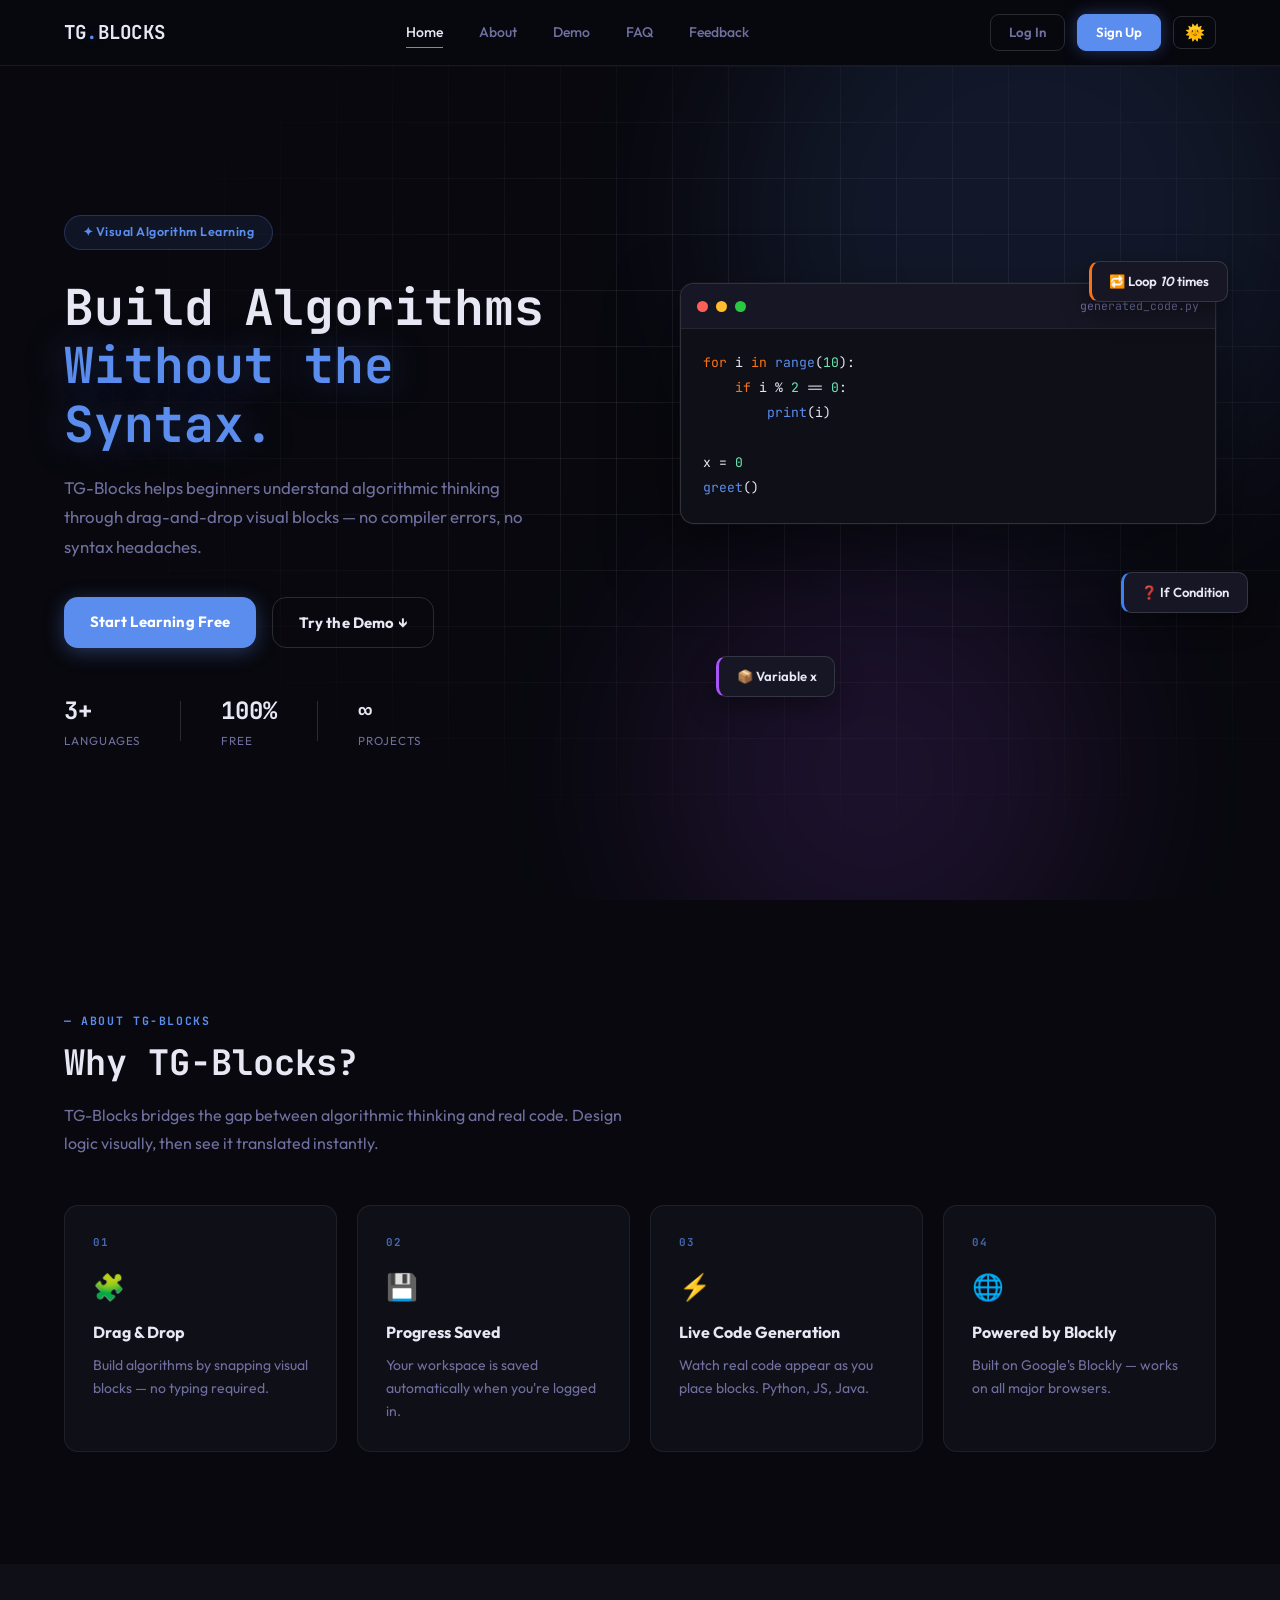
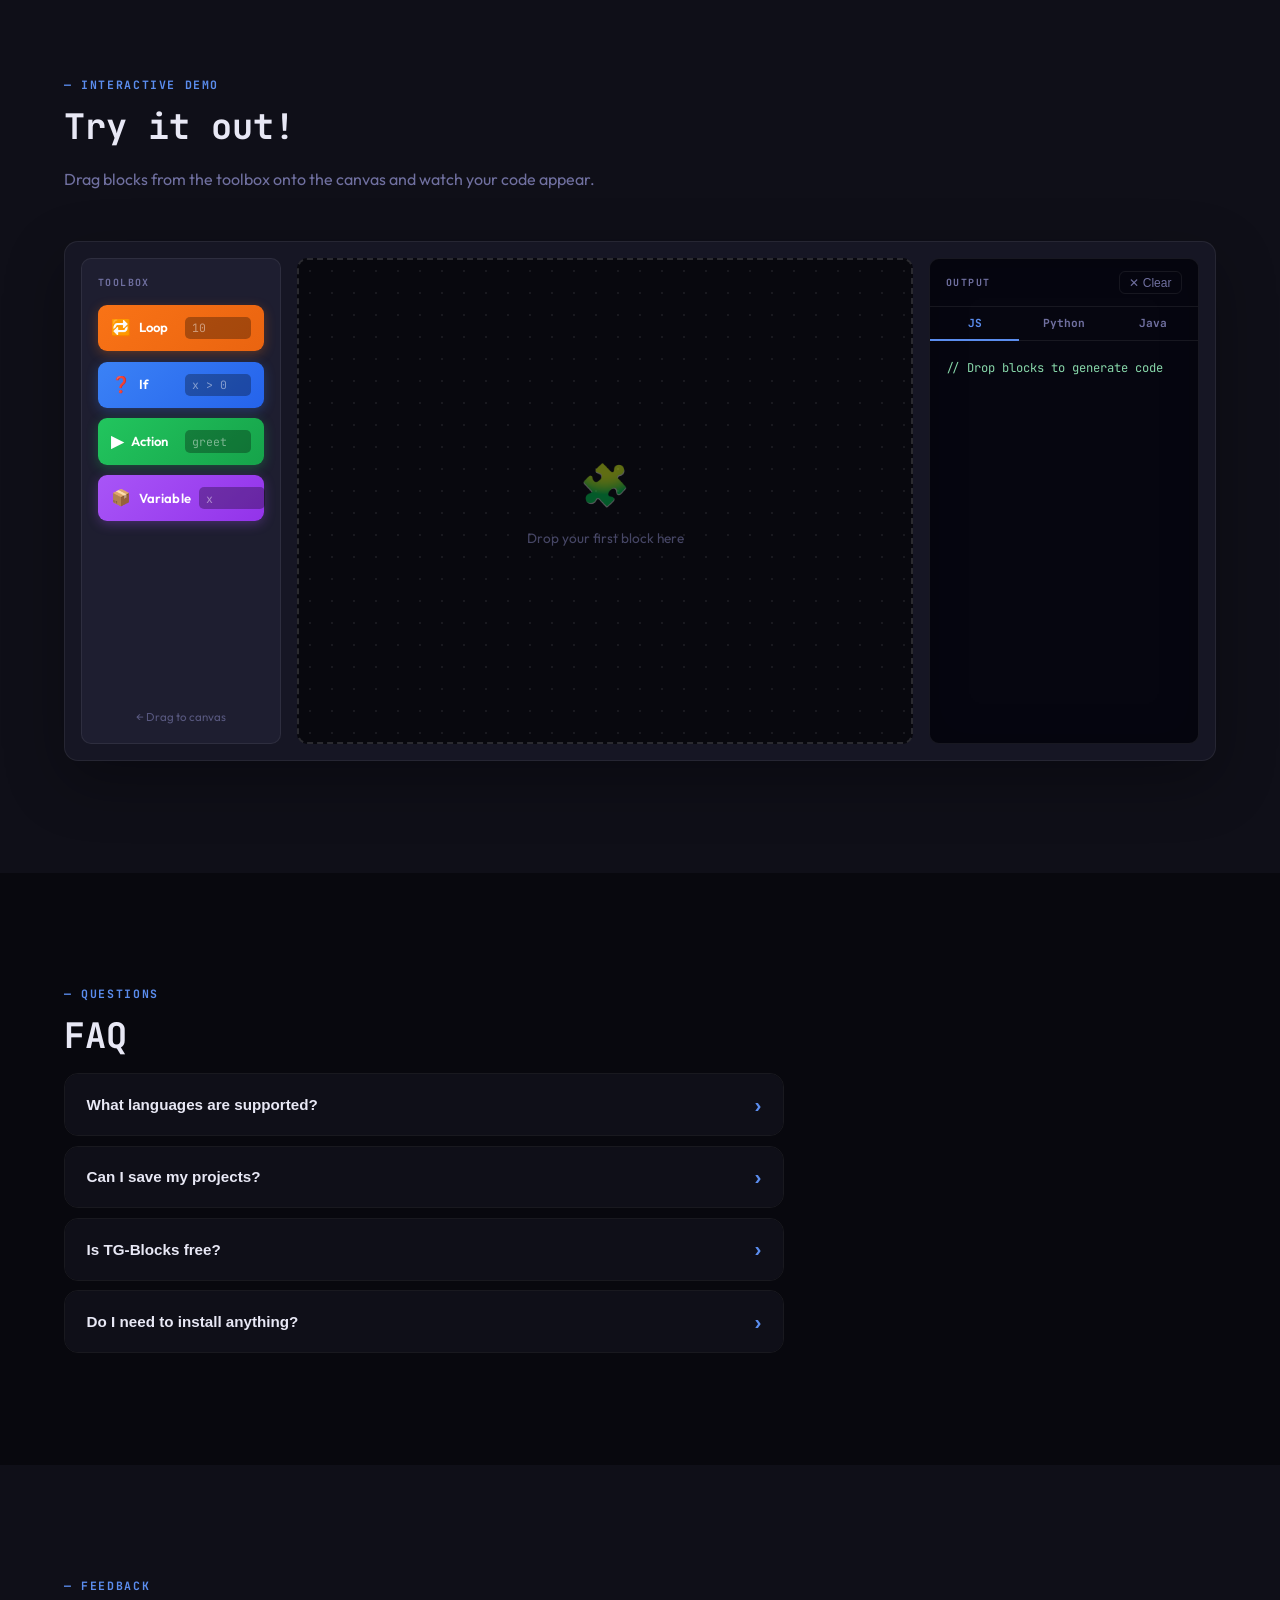
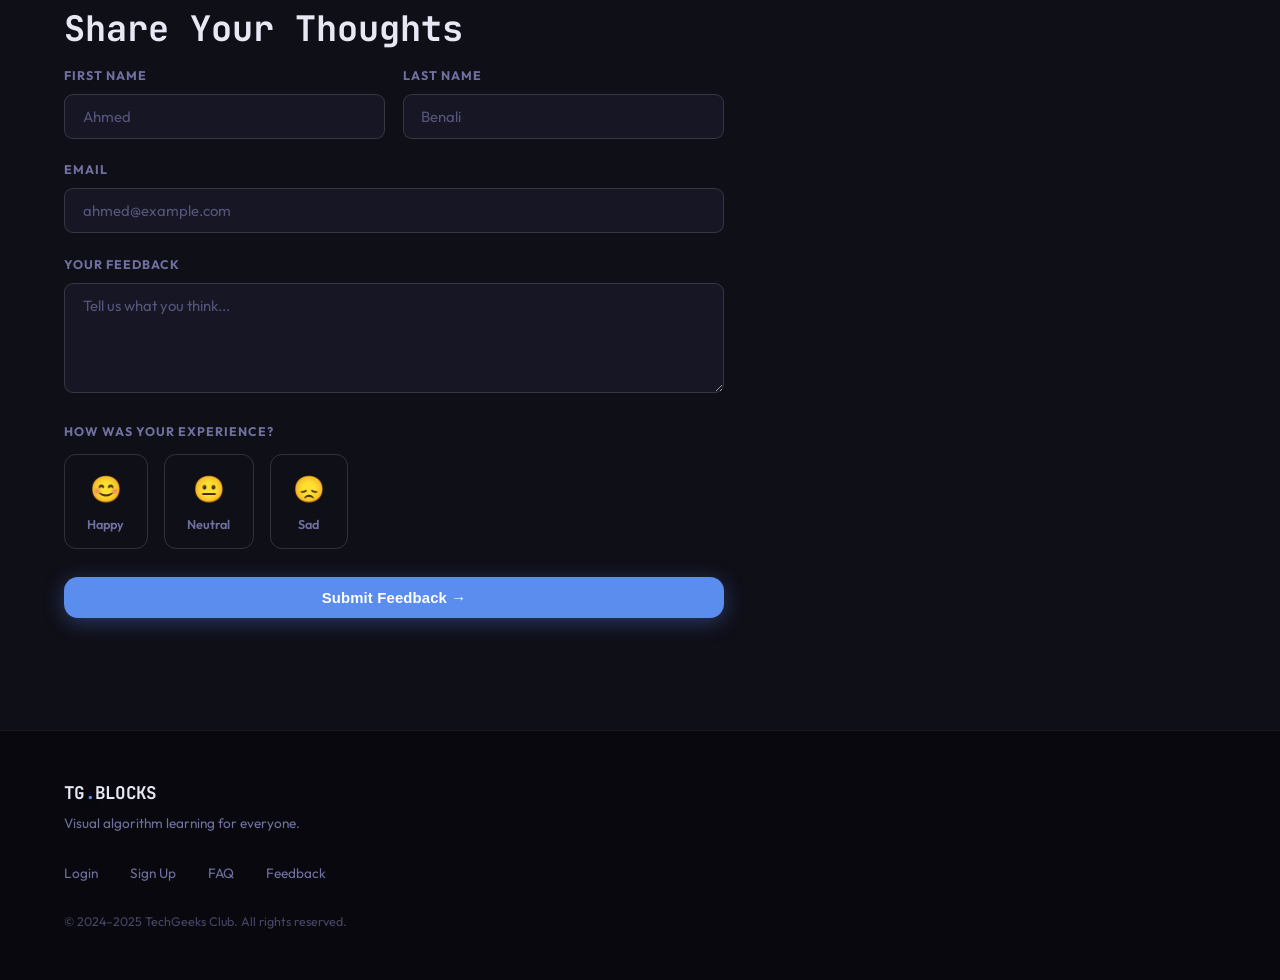
<file: source code/index.html>
<!DOCTYPE html>
<html lang="en">
<head>
  <meta charset="UTF-8"/>
  <meta name="viewport" content="width=device-width, initial-scale=1.0"/>
  <title>TG-BLOCKS — Learn Algorithms Visually</title>
  <link rel="stylesheet" href="index.css"/>
  <link href="https://fonts.googleapis.com/css2?family=JetBrains+Mono:wght@400;700&family=Outfit:wght@300;400;500;600;700;800&display=swap" rel="stylesheet"/>
</head>
<body class="dark-mode">

  <nav class="navbar" id="navbar">
    <div class="logo-text">TG<span>.</span>BLOCKS</div>
    <div class="nav-links">
      <a href="#home" class="active">Home</a>
      <a href="#about">About</a>
      <a href="#demo">Demo</a>
      <a href="#faq">FAQ</a>
      <a href="#feedback">Feedback</a>
    </div>
    <div class="nav-actions">
      <a href="login.php" class="btn-nav">Log In</a>
      <a href="signup.php" class="btn-nav btn-nav--accent">Sign Up</a>
      <button class="theme-toggle" id="themeToggle">🌞</button>
    </div>
  </nav>

  <section id="home" class="hero">
    <div class="hero-bg">
      <div class="grid-lines"></div>
      <div class="blob blob-1"></div>
      <div class="blob blob-2"></div>
    </div>
    <div class="hero-content">
      <div class="hero-badge">✦ Visual Algorithm Learning</div>
      <h1 class="hero-title">Build Algorithms<br/><span class="accent-text">Without the Syntax.</span></h1>
      <p class="hero-desc">TG-Blocks helps beginners understand algorithmic thinking through drag-and-drop visual blocks — no compiler errors, no syntax headaches.</p>
      <div class="hero-buttons">
        <a href="signup.php" class="btn btn--primary">Start Learning Free</a>
        <a href="#demo" class="btn btn--ghost">Try the Demo ↓</a>
      </div>
      <div class="hero-stats">
        <div class="stat"><span class="stat-n">3+</span><span class="stat-l">Languages</span></div>
        <div class="stat-divider"></div>
        <div class="stat"><span class="stat-n">100%</span><span class="stat-l">Free</span></div>
        <div class="stat-divider"></div>
        <div class="stat"><span class="stat-n">∞</span><span class="stat-l">Projects</span></div>
      </div>
    </div>
    <div class="hero-visual">
      <div class="code-card">
        <div class="code-card-top">
          <span class="dot dot-r"></span><span class="dot dot-y"></span><span class="dot dot-g"></span>
          <span class="code-card-label">generated_code.py</span>
        </div>
        <pre class="code-preview"><span class="kw">for</span> i <span class="kw">in</span> <span class="fn">range</span>(<span class="num">10</span>):
    <span class="kw">if</span> i % <span class="num">2</span> == <span class="num">0</span>:
        <span class="fn">print</span>(i)

x = <span class="num">0</span>
<span class="fn">greet</span>()</pre>
      </div>
      <div class="block-float block-float-1">🔁 Loop <em>10</em> times</div>
      <div class="block-float block-float-2">❓ If Condition</div>
      <div class="block-float block-float-3">📦 Variable x</div>
    </div>
  </section>

  <section id="about" class="about">
    <div class="section-label">— About TG-Blocks</div>
    <h2 class="section-title">Why TG-Blocks?</h2>
    <p class="section-desc">TG-Blocks bridges the gap between algorithmic thinking and real code. Design logic visually, then see it translated instantly.</p>
    <div class="features-grid">
      <div class="feature-card"><div class="feature-num">01</div><div class="feature-icon-wrap">🧩</div><h3>Drag &amp; Drop</h3><p>Build algorithms by snapping visual blocks — no typing required.</p></div>
      <div class="feature-card"><div class="feature-num">02</div><div class="feature-icon-wrap">💾</div><h3>Progress Saved</h3><p>Your workspace is saved automatically when you're logged in.</p></div>
      <div class="feature-card"><div class="feature-num">03</div><div class="feature-icon-wrap">⚡</div><h3>Live Code Generation</h3><p>Watch real code appear as you place blocks. Python, JS, Java.</p></div>
      <div class="feature-card"><div class="feature-num">04</div><div class="feature-icon-wrap">🌐</div><h3>Powered by Blockly</h3><p>Built on Google's Blockly — works on all major browsers.</p></div>
    </div>
  </section>

  <section id="demo" class="demo-section">
    <div class="section-label">— Interactive Demo</div>
    <h2 class="section-title">Try it out!</h2>
    <p class="section-desc">Drag blocks from the toolbox onto the canvas and watch your code appear.</p>
    <div class="workspace" id="workspace">
      <div class="toolbox">
        <div class="toolbox-title">TOOLBOX</div>
        <div class="block-item block-loop" draggable="true" data-type="loop">
          <span class="bi-icon">🔁</span><span class="bi-label">Loop</span>
          <input class="bi-input" type="text" placeholder="10" onclick="event.stopPropagation()"/>
        </div>
        <div class="block-item block-condition" draggable="true" data-type="condition">
          <span class="bi-icon">❓</span><span class="bi-label">If</span>
          <input class="bi-input" type="text" placeholder="x > 0" onclick="event.stopPropagation()"/>
        </div>
        <div class="block-item block-action" draggable="true" data-type="action">
          <span class="bi-icon">▶</span><span class="bi-label">Action</span>
          <input class="bi-input" type="text" placeholder="greet" onclick="event.stopPropagation()"/>
        </div>
        <div class="block-item block-variable" draggable="true" data-type="variable">
          <span class="bi-icon">📦</span><span class="bi-label">Variable</span>
          <input class="bi-input" type="text" placeholder="x" onclick="event.stopPropagation()"/>
        </div>
        <div class="toolbox-hint">← Drag to canvas</div>
      </div>
      <div class="canvas-area" id="canvasArea">
        <div class="canvas-placeholder" id="canvasPlaceholder">
          <span class="ph-icon">🧩</span>
          <p>Drop your first block here</p>
        </div>
        <div class="drop-zone" id="dropZone"></div>
      </div>
      <div class="output-panel">
        <div class="output-header">
          <span class="output-title">OUTPUT</span>
          <button class="btn-clear" id="clearBtn">✕ Clear</button>
        </div>
        <div class="lang-tabs">
          <button class="lang-tab active" data-lang="js">JS</button>
          <button class="lang-tab" data-lang="py">Python</button>
          <button class="lang-tab" data-lang="java">Java</button>
        </div>
        <pre class="code-output" id="codeOutput">// Drop blocks to generate code</pre>
      </div>
    </div>
  </section>

  <section id="faq" class="faq">
    <div class="section-label">— Questions</div>
    <h2 class="section-title">FAQ</h2>
    <div class="faq-list">
      <div class="faq-item"><button class="faq-q" onclick="this.parentElement.classList.toggle('open')">What languages are supported? <span class="faq-chevron">›</span></button><div class="faq-a"><p>TG-Blocks generates Python, JavaScript, and Java. More coming soon.</p></div></div>
      <div class="faq-item"><button class="faq-q" onclick="this.parentElement.classList.toggle('open')">Can I save my projects? <span class="faq-chevron">›</span></button><div class="faq-a"><p>Yes — create a free account and your workspace saves automatically.</p></div></div>
      <div class="faq-item"><button class="faq-q" onclick="this.parentElement.classList.toggle('open')">Is TG-Blocks free? <span class="faq-chevron">›</span></button><div class="faq-a"><p>Completely free for all students and educators. No credit card required.</p></div></div>
      <div class="faq-item"><button class="faq-q" onclick="this.parentElement.classList.toggle('open')">Do I need to install anything? <span class="faq-chevron">›</span></button><div class="faq-a"><p>No installation required. TG-Blocks runs entirely in your browser.</p></div></div>
    </div>
  </section>

  <section id="feedback" class="feedback">
    <div class="section-label">— Feedback</div>
    <h2 class="section-title">Share Your Thoughts</h2>
    <form class="feedback-form" id="feedbackForm" action="submit_feedback.php" method="POST">
      <div class="form-row">
        <div class="form-group"><label>First Name</label><input type="text" name="first_name" class="form-control" placeholder="Ahmed" required/></div>
        <div class="form-group"><label>Last Name</label><input type="text" name="last_name" class="form-control" placeholder="Benali" required/></div>
      </div>
      <div class="form-group"><label>Email</label><input type="email" name="email" class="form-control" placeholder="ahmed@example.com" required/></div>
      <div class="form-group"><label>Your Feedback</label><textarea name="message" class="form-control" rows="4" placeholder="Tell us what you think..." required></textarea></div>
      <div class="rating-group">
        <p class="rating-label">How was your experience?</p>
        <div class="rating-options">
          <label class="rating-opt" for="r-happy"><input type="radio" name="rating" id="r-happy" value="happy" required/><span class="rating-face">😊</span><span>Happy</span></label>
          <label class="rating-opt" for="r-neutral"><input type="radio" name="rating" id="r-neutral" value="neutral"/><span class="rating-face">😐</span><span>Neutral</span></label>
          <label class="rating-opt" for="r-sad"><input type="radio" name="rating" id="r-sad" value="sad"/><span class="rating-face">😞</span><span>Sad</span></label>
        </div>
      </div>
      <button type="submit" class="btn btn--primary btn--full">Submit Feedback →</button>
      <div class="form-msg" id="formMsg"></div>
    </form>
  </section>

  <footer class="footer">
    <div class="footer-inner">
      <div class="footer-brand"><div class="logo-text">TG<span>.</span>BLOCKS</div><p>Visual algorithm learning for everyone.</p></div>
      <div class="footer-links"><a href="login.php">Login</a><a href="signup.php">Sign Up</a><a href="#faq">FAQ</a><a href="#feedback">Feedback</a></div>
      <p class="footer-copy">© 2024–2025 TechGeeks Club. All rights reserved.</p>
    </div>
  </footer>
  <script src="index.js"></script>
</body>
</html>
</file>
<file: source code/index.css>
*,
*::before,
*::after {
  margin: 0;
  padding: 0;
  box-sizing: border-box;
}

@import url('https://fonts.googleapis.com/css2?family=JetBrains+Mono:wght@400;700&family=Outfit:wght@300;400;500;600;700;800&display=swap');

:root {
  --bg: #08080e;
  --bg2: #0f0f18;
  --bg3: #161624;
  --bg4: #1e1e30;
  --border: rgba(255,255,255,0.07);
  --border2: rgba(255,255,255,0.14);
  --text: #e8e8f5;
  --text-muted: #7070a0;
  --accent: #5b8dee;
  --accent2: #f7c948;
  --accent3: #6ee7b7;
  --glow: rgba(91,141,238,0.35);
  --loop: #f97316;
  --loop-glow: rgba(249,115,22,0.35);
  --cond: #3b82f6;
  --cond-glow: rgba(59,130,246,0.35);
  --action: #22c55e;
  --action-glow: rgba(34,197,94,0.35);
  --variable: #a855f7;
  --variable-glow: rgba(168,85,247,0.35);
  --radius: 14px;
  --font-mono: 'JetBrains Mono', monospace;
  --font-body: 'Outfit', sans-serif;
}

html {
  scroll-behavior: smooth;
}

body {
  font-family: var(--font-body);
  line-height: 1.6;
  background: var(--bg);
  color: var(--text);
  transition: background 0.4s, color 0.4s;
}

body:not(.dark-mode) {
  --bg: #f0f0f8;
  --bg2: #e8e8f2;
  --bg3: #ffffff;
  --bg4: #f5f5fc;
  --border: rgba(0,0,0,0.07);
  --border2: rgba(0,0,0,0.14);
  --text: #141428;
  --text-muted: #6060a0;
  --glow: rgba(91,141,238,0.2);
}

/* ── SCROLLBAR ── */

::-webkit-scrollbar {
  width: 6px;
  height: 6px;
}

::-webkit-scrollbar-track {
  background: var(--bg2);
}

::-webkit-scrollbar-thumb {
  background: var(--border2);
  border-radius: 3px;
}

/* ── NAVBAR ── */

.navbar {
  display: flex;
  align-items: center;
  justify-content: space-between;
  padding: 0 5%;
  height: 66px;
  position: sticky;
  top: 0;
  z-index: 200;
  background: rgba(8,8,14,0.8);
  backdrop-filter: blur(20px) saturate(180%);
  border-bottom: 1px solid var(--border);
}

body:not(.dark-mode) .navbar {
  background: rgba(240,240,248,0.85);
}

.logo-text {
  font-family: var(--font-mono);
  font-size: 1.2rem;
  font-weight: 700;
  letter-spacing: -0.04em;
  color: var(--text);
}

.logo-text span {
  color: var(--accent);
  text-shadow: 0 0 12px var(--glow);
}

.nav-links {
  display: flex;
  gap: 2.25rem;
}

.nav-links a {
  color: var(--text-muted);
  text-decoration: none;
  font-size: 0.875rem;
  font-weight: 500;
  transition: color 0.2s;
  position: relative;
}

.nav-links a::after {
  content: '';
  position: absolute;
  bottom: -4px;
  left: 0;
  right: 0;
  height: 1px;
  background: var(--accent);
  transform: scaleX(0);
  transform-origin: left;
  transition: transform 0.25s ease;
}

.nav-links a:hover,
.nav-links a.active {
  color: var(--text);
}

.nav-links a.active::after,
.nav-links a:hover::after {
  transform: scaleX(1);
}

.nav-actions {
  display: flex;
  align-items: center;
  gap: 0.75rem;
}

.btn-nav {
  padding: 0.45rem 1.1rem;
  border-radius: 9px;
  font-size: 0.83rem;
  font-weight: 600;
  text-decoration: none;
  color: var(--text-muted);
  border: 1px solid var(--border2);
  transition: all 0.2s;
  letter-spacing: 0.01em;
}

.btn-nav:hover {
  color: var(--text);
  border-color: var(--accent);
}

.btn-nav--accent {
  background: var(--accent);
  color: #fff;
  border-color: var(--accent);
  box-shadow: 0 0 16px var(--glow);
}

.btn-nav--accent:hover {
  background: #7aa4f5;
  box-shadow: 0 0 24px var(--glow);
}

.theme-toggle {
  background: none;
  border: 1px solid var(--border2);
  border-radius: 8px;
  padding: 0.38rem 0.65rem;
  cursor: pointer;
  font-size: 1rem;
  transition: all 0.2s;
}

.theme-toggle:hover {
  border-color: var(--accent2);
  transform: scale(1.1);
}

/* ── HERO ── */

.hero {
  min-height: calc(100vh - 66px);
  display: flex;
  align-items: center;
  padding: 4rem 5%;
  gap: 5rem;
  position: relative;
  overflow: hidden;
}

.hero-bg {
  position: absolute;
  inset: 0;
  pointer-events: none;
  overflow: hidden;
}

.grid-lines {
  position: absolute;
  inset: 0;
  background-image: linear-gradient(var(--border) 1px, transparent 1px),
                    linear-gradient(90deg, var(--border) 1px, transparent 1px);
  background-size: 56px 56px;
  mask-image: radial-gradient(ellipse at 65% 40%, black 20%, transparent 68%);
}

.blob {
  position: absolute;
  border-radius: 50%;
  filter: blur(90px);
  opacity: 0.12;
  animation: blobPulse 8s ease-in-out infinite alternate;
}

.blob-1 {
  width: 600px;
  height: 600px;
  background: var(--accent);
  top: -150px;
  right: -50px;
  animation-delay: 0s;
}

.blob-2 {
  width: 450px;
  height: 450px;
  background: var(--variable);
  bottom: -100px;
  right: 180px;
  animation-delay: 3s;
}

.blob-3 {
  width: 300px;
  height: 300px;
  background: var(--loop);
  top: 40%;
  left: 10%;
  animation-delay: 6s;
}

@keyframes blobPulse {
  from {
    transform: scale(1) translate(0,0);
  }
  to {
    transform: scale(1.1) translate(20px,-20px);
  }
}

.hero-content {
  flex: 1;
  position: relative;
  z-index: 2;
  max-width: 580px;
}

.hero-badge {
  display: inline-flex;
  align-items: center;
  gap: 0.5rem;
  background: rgba(91,141,238,0.1);
  border: 1px solid rgba(91,141,238,0.25);
  color: var(--accent);
  border-radius: 100px;
  padding: 0.38rem 1.1rem;
  font-size: 0.78rem;
  font-weight: 600;
  letter-spacing: 0.04em;
  margin-bottom: 1.75rem;
  animation: fadeUp 0.7s ease both;
}

.hero-title {
  font-family: var(--font-mono);
  font-size: clamp(2rem, 4vw, 3.1rem);
  font-weight: 700;
  line-height: 1.18;
  margin-bottom: 1.25rem;
  animation: fadeUp 0.7s 0.1s ease both;
}

.accent-text {
  color: var(--accent);
  text-shadow: 0 0 40px var(--glow);
}

.hero-desc {
  font-size: 1.05rem;
  color: var(--text-muted);
  max-width: 490px;
  margin-bottom: 2.25rem;
  font-weight: 400;
  line-height: 1.75;
  animation: fadeUp 0.7s 0.2s ease both;
}

.hero-buttons {
  display: flex;
  gap: 1rem;
  flex-wrap: wrap;
  animation: fadeUp 0.7s 0.3s ease both;
}

.btn {
  padding: 0.78rem 1.6rem;
  border-radius: var(--radius);
  font-weight: 700;
  font-size: 0.93rem;
  cursor: pointer;
  border: none;
  text-decoration: none;
  transition: all 0.25s;
  display: inline-block;
  letter-spacing: 0.01em;
}

.btn--primary {
  background: var(--accent);
  color: #fff;
  box-shadow: 0 4px 20px var(--glow);
}

.btn--primary:hover {
  background: #7aa4f5;
  transform: translateY(-3px);
  box-shadow: 0 8px 28px var(--glow);
}

.btn--ghost {
  background: transparent;
  color: var(--text);
  border: 1px solid var(--border2);
}

.btn--ghost:hover {
  border-color: var(--accent);
  color: var(--accent);
  transform: translateY(-3px);
}

.btn--full {
  width: 100%;
  text-align: center;
}

.hero-stats {
  display: flex;
  align-items: center;
  gap: 2.5rem;
  margin-top: 2.75rem;
  animation: fadeUp 0.7s 0.4s ease both;
}

.stat {
  display: flex;
  flex-direction: column;
}

.stat-n {
  font-family: var(--font-mono);
  font-size: 1.5rem;
  font-weight: 700;
  color: var(--text);
}

.stat-l {
  font-size: 0.73rem;
  color: var(--text-muted);
  text-transform: uppercase;
  letter-spacing: 0.08em;
  margin-top: 0.1rem;
}

.stat-divider {
  width: 1px;
  height: 40px;
  background: var(--border2);
}

/* Hero visual */

.hero-visual {
  flex: 1;
  position: relative;
  min-height: 400px;
  z-index: 2;
  animation: fadeUp 0.8s 0.2s ease both;
}

.code-card {
  background: var(--bg2);
  border: 1px solid var(--border2);
  border-radius: var(--radius);
  overflow: hidden;
  box-shadow: 0 30px 70px rgba(0,0,0,0.5), 0 0 0 1px rgba(255,255,255,0.04);
}

.code-card-top {
  display: flex;
  align-items: center;
  gap: 0.5rem;
  padding: 0.8rem 1rem;
  background: var(--bg3);
  border-bottom: 1px solid var(--border);
}

.dot {
  width: 11px;
  height: 11px;
  border-radius: 50%;
}

.dot-r {
  background: #ff5f57;
}

.dot-y {
  background: #febc2e;
}

.dot-g {
  background: #28c840;
}

.code-card-label {
  font-family: var(--font-mono);
  font-size: 0.72rem;
  color: var(--text-muted);
  margin-left: auto;
}

.code-preview {
  padding: 1.4rem;
  font-family: var(--font-mono);
  font-size: 0.82rem;
  line-height: 1.9;
}

.kw {
  color: #f97316;
}

.fn {
  color: #5b8dee;
}

.num {
  color: #6ee7b7;
}

.block-float {
  position: absolute;
  background: var(--bg3);
  border: 1px solid var(--border2);
  border-radius: 10px;
  padding: 0.55rem 1.1rem;
  font-size: 0.82rem;
  font-weight: 600;
  box-shadow: 0 10px 28px rgba(0,0,0,0.4);
  animation: float 3.5s ease-in-out infinite;
  backdrop-filter: blur(8px);
}

.block-float-1 {
  top: -22px;
  right: -12px;
  border-left: 3px solid var(--loop);
  animation-delay: 0s;
}

.block-float-2 {
  bottom: 70px;
  right: -32px;
  border-left: 3px solid var(--cond);
  animation-delay: 1.2s;
}

.block-float-3 {
  bottom: -14px;
  left: 36px;
  border-left: 3px solid var(--variable);
  animation-delay: 2.4s;
}

@keyframes float {
  0%, 100% {
    transform: translateY(0) rotate(0deg);
  }
  50% {
    transform: translateY(-10px) rotate(1deg);
  }
}

@keyframes fadeUp {
  from {
    opacity: 0;
    transform: translateY(24px);
  }
  to {
    opacity: 1;
    transform: translateY(0);
  }
}

/* ── SECTIONS COMMON ── */

.section-label {
  font-family: var(--font-mono);
  font-size: 0.72rem;
  font-weight: 700;
  letter-spacing: 0.14em;
  color: var(--accent);
  text-transform: uppercase;
  margin-bottom: 0.75rem;
}

.section-title {
  font-family: var(--font-mono);
  font-size: clamp(1.6rem, 3vw, 2.2rem);
  font-weight: 700;
  margin-bottom: 1rem;
  line-height: 1.2;
}

.section-desc {
  color: var(--text-muted);
  max-width: 560px;
  font-size: 1rem;
  margin-bottom: 3rem;
  line-height: 1.75;
}

/* ── ABOUT ── */

.about {
  padding: 7rem 5%;
}

.features-grid {
  display: grid;
  grid-template-columns: repeat(auto-fit, minmax(220px,1fr));
  gap: 1.25rem;
}

.feature-card {
  background: var(--bg2);
  border: 1px solid var(--border);
  border-radius: var(--radius);
  padding: 1.75rem;
  transition: all 0.3s;
  position: relative;
  overflow: hidden;
}

.feature-card::before {
  content: '';
  position: absolute;
  inset: 0;
  background: radial-gradient(circle at 50% 0%, rgba(91,141,238,0.06) 0%, transparent 70%);
  opacity: 0;
  transition: opacity 0.3s;
}

.feature-card:hover {
  border-color: var(--border2);
  transform: translateY(-4px);
  box-shadow: 0 16px 40px rgba(0,0,0,0.3);
}

.feature-card:hover::before {
  opacity: 1;
}

.feature-num {
  font-family: var(--font-mono);
  font-size: 0.68rem;
  font-weight: 700;
  color: var(--accent);
  letter-spacing: 0.1em;
  margin-bottom: 1rem;
  opacity: 0.7;
}

.feature-icon-wrap {
  font-size: 1.6rem;
  margin-bottom: 0.75rem;
}

.feature-card h3 {
  font-size: 1rem;
  font-weight: 700;
  margin-bottom: 0.5rem;
}

.feature-card p {
  font-size: 0.875rem;
  color: var(--text-muted);
  line-height: 1.65;
}

/* ── DEMO ── */

.demo-section {
  padding: 7rem 5%;
  background: var(--bg2);
}

.workspace {
  display: grid;
  grid-template-columns: 200px 1fr 270px;
  gap: 1rem;
  background: var(--bg3);
  border: 1px solid var(--border);
  border-radius: var(--radius);
  padding: 1rem;
  min-height: 520px;
  box-shadow: 0 20px 60px rgba(0,0,0,0.3);
}

/* ── TOOLBOX ── */

.toolbox {
  background: var(--bg4);
  border: 1px solid var(--border);
  border-radius: 10px;
  padding: 1rem;
  display: flex;
  flex-direction: column;
  gap: 0.65rem;
}

.toolbox-title {
  font-family: var(--font-mono);
  font-size: 0.62rem;
  font-weight: 700;
  letter-spacing: 0.14em;
  color: var(--text-muted);
  margin-bottom: 0.25rem;
}

.toolbox-hint {
  font-size: 0.72rem;
  color: var(--text-muted);
  text-align: center;
  margin-top: auto;
  padding-top: 0.5rem;
  opacity: 0.7;
}

.block-item {
  display: flex;
  align-items: center;
  gap: 0.5rem;
  padding: 0.65rem 0.8rem;
  border-radius: 9px;
  cursor: grab;
  font-size: 0.82rem;
  font-weight: 600;
  color: #fff;
  transition: transform 0.15s, box-shadow 0.2s;
  border: none;
  user-select: none;
}

.block-item:hover {
  transform: scale(1.03) translateX(3px);
}

.block-item:active {
  cursor: grabbing;
  transform: scale(0.97);
}

.block-loop {
  background: linear-gradient(135deg, #f97316, #ea6410);
  box-shadow: 0 3px 12px rgba(249,115,22,0.3);
}

.block-condition {
  background: linear-gradient(135deg, #3b82f6, #2563eb);
  box-shadow: 0 3px 12px rgba(59,130,246,0.3);
}

.block-action {
  background: linear-gradient(135deg, #22c55e, #16a34a);
  box-shadow: 0 3px 12px rgba(34,197,94,0.3);
}

.block-variable {
  background: linear-gradient(135deg, #a855f7, #9333ea);
  box-shadow: 0 3px 12px rgba(168,85,247,0.3);
}

.bi-icon {
  font-size: 1rem;
  flex-shrink: 0;
}

.bi-label {
  flex: 1;
  letter-spacing: 0.01em;
}

.bi-input {
  width: 66px;
  padding: 0.22rem 0.45rem;
  border-radius: 5px;
  border: none;
  background: rgba(0,0,0,0.3);
  color: #fff;
  font-size: 0.72rem;
  font-family: var(--font-mono);
}

.bi-input::placeholder {
  color: rgba(255,255,255,0.45);
}

/* ── CANVAS ── */

.canvas-area {
  background: var(--bg);
  border: 2px dashed var(--border2);
  border-radius: 10px;
  position: relative;
  overflow: hidden;
  min-height: 460px;
  background-image: radial-gradient(var(--border) 1px, transparent 1px);
  background-size: 22px 22px;
}

.canvas-area.drag-over {
  border-color: var(--accent);
  background-color: rgba(91,141,238,0.03);
  box-shadow: inset 0 0 40px rgba(91,141,238,0.05);
}

.canvas-placeholder {
  position: absolute;
  inset: 0;
  display: flex;
  flex-direction: column;
  align-items: center;
  justify-content: center;
  gap: 0.75rem;
  color: var(--text-muted);
  pointer-events: none;
  transition: opacity 0.4s;
}

.ph-icon {
  font-size: 2.5rem;
  opacity: 0.5;
}

.canvas-placeholder p {
  font-size: 0.85rem;
  opacity: 0.6;
}

.drop-zone {
  position: absolute;
  inset: 0;
}

/* SVG connector layer */

#connectorSvg {
  position: absolute;
  inset: 0;
  width: 100%;
  height: 100%;
  pointer-events: none;
  overflow: visible;
  z-index: 0;
}

/* ── DROPPED BLOCKS (linked style) ── */

.dropped-block {
  position: absolute;
  cursor: move;
  border-radius: 10px;
  padding: 0;
  color: #fff;
  font-size: 0.82rem;
  font-weight: 600;
  box-shadow: 0 6px 20px rgba(0,0,0,0.35);
  min-width: 170px;
  user-select: none;
  transition: box-shadow 0.2s;
  z-index: 10;
  display: flex;
  flex-direction: column;
}

.dropped-block:hover {
  box-shadow: 0 10px 28px rgba(0,0,0,0.5);
}

.dropped-block.selected {
  outline: 2px solid rgba(255,255,255,0.5);
  outline-offset: 2px;
}

.block-header {
  display: flex;
  align-items: center;
  gap: 0.45rem;
  padding: 0.55rem 0.75rem;
  border-radius: 10px 10px 0 0;
}

.block-body {
  background: rgba(0,0,0,0.25);
  border-radius: 0 0 10px 10px;
  padding: 0.4rem 0.75rem;
  display: flex;
  align-items: center;
  gap: 0.4rem;
}

.block-body label {
  font-size: 0.68rem;
  opacity: 0.75;
  font-family: var(--font-mono);
}

.dropped-block .bi-input {
  flex: 1;
  width: auto;
  background: rgba(0,0,0,0.3);
  color: #fff;
  font-size: 0.75rem;
  padding: 3px 7px;
  border-radius: 5px;
  border: none;
  font-family: var(--font-mono);
}

.dropped-block .bi-input:focus {
  outline: none;
  background: rgba(0,0,0,0.45);
}

.block-body-tall {
  align-items: flex-start !important;
  padding-top: 0.45rem;
  padding-bottom: 0.45rem;
}

.bi-textarea {
  flex: 1;
  background: rgba(0,0,0,0.3);
  color: #fff;
  font-size: 0.72rem;
  padding: 5px 8px;
  border-radius: 5px;
  border: none;
  font-family: var(--font-mono);
  resize: none;
  min-height: 58px;
  line-height: 1.55;
  width: 100%;
}

.bi-textarea:focus {
  outline: none;
  background: rgba(0,0,0,0.48);
}

.bi-textarea::placeholder {
  color: rgba(255,255,255,0.35);
}

.delete-block {
  background: rgba(0,0,0,0.2);
  border: none;
  color: rgba(255,255,255,0.7);
  cursor: pointer;
  border-radius: 5px;
  padding: 1px 5px;
  font-size: 0.75rem;
  transition: all 0.15s;
  margin-left: auto;
}

.delete-block:hover {
  background: rgba(239,68,68,0.5);
  color: #fff;
}

/* connector dot (top) */

.connector-dot {
  width: 10px;
  height: 10px;
  border-radius: 50%;
  background: rgba(255,255,255,0.9);
  border: 2px solid rgba(0,0,0,0.3);
  flex-shrink: 0;
}

/* Block type header colors */

.dropped-block.block-loop .block-header {
  background: linear-gradient(135deg,#f97316,#ea6410);
}

.dropped-block.block-condition .block-header {
  background: linear-gradient(135deg,#3b82f6,#2563eb);
}

.dropped-block.block-action .block-header {
  background: linear-gradient(135deg,#22c55e,#16a34a);
}

.dropped-block.block-variable .block-header {
  background: linear-gradient(135deg,#a855f7,#9333ea);
}

/* ── OUTPUT PANEL ── */

.output-panel {
  background: #060610;
  border-radius: 10px;
  border: 1px solid var(--border);
  display: flex;
  flex-direction: column;
  box-shadow: inset 0 0 40px rgba(0,0,0,0.2);
}

.output-header {
  display: flex;
  align-items: center;
  justify-content: space-between;
  padding: 0.8rem 1rem;
  border-bottom: 1px solid var(--border);
}

.output-title {
  font-family: var(--font-mono);
  font-size: 0.62rem;
  letter-spacing: 0.14em;
  color: var(--text-muted);
  font-weight: 700;
}

.btn-clear {
  background: none;
  border: 1px solid var(--border);
  color: var(--text-muted);
  cursor: pointer;
  font-size: 0.75rem;
  border-radius: 6px;
  padding: 0.2rem 0.6rem;
  transition: all 0.2s;
}

.btn-clear:hover {
  border-color: #ef4444;
  color: #ef4444;
}

.lang-tabs {
  display: flex;
  border-bottom: 1px solid var(--border);
}

.lang-tab {
  flex: 1;
  padding: 0.55rem;
  background: none;
  border: none;
  font-family: var(--font-mono);
  font-size: 0.7rem;
  font-weight: 700;
  color: var(--text-muted);
  cursor: pointer;
  transition: all 0.2s;
  border-bottom: 2px solid transparent;
  margin-bottom: -1px;
}

.lang-tab.active {
  color: var(--accent);
  border-bottom-color: var(--accent);
}

.lang-tab:hover:not(.active) {
  color: var(--text);
  background: rgba(255,255,255,0.03);
}

.code-output {
  flex: 1;
  padding: 1rem;
  font-family: var(--font-mono);
  font-size: 0.76rem;
  line-height: 1.85;
  color: #88d8aa;
  overflow-y: auto;
  white-space: pre-wrap;
  word-break: break-word;
  max-height: 400px;
}

/* ── FAQ ── */

.faq {
  padding: 7rem 5%;
}

.faq-list {
  max-width: 720px;
  display: flex;
  flex-direction: column;
  gap: 0.6rem;
}

.faq-item {
  border: 1px solid var(--border);
  border-radius: var(--radius);
  overflow: hidden;
  transition: border-color 0.2s;
}

.faq-item.open {
  border-color: var(--border2);
}

.faq-q {
  width: 100%;
  display: flex;
  justify-content: space-between;
  align-items: center;
  padding: 1.15rem 1.35rem;
  background: var(--bg2);
  border: none;
  cursor: pointer;
  font-size: 0.95rem;
  font-weight: 600;
  color: var(--text);
  text-align: left;
  transition: background 0.2s;
  gap: 1rem;
}

.faq-q:hover {
  background: var(--bg3);
}

.faq-chevron {
  font-size: 1.3rem;
  color: var(--accent);
  transition: transform 0.3s;
  flex-shrink: 0;
}

.faq-item.open .faq-chevron {
  transform: rotate(90deg);
}

.faq-a {
  max-height: 0;
  overflow: hidden;
  transition: max-height 0.35s ease;
  background: var(--bg2);
}

.faq-item.open .faq-a {
  max-height: 200px;
}

.faq-a p {
  padding: 1rem 1.35rem 1.25rem;
  color: var(--text-muted);
  font-size: 0.9rem;
  line-height: 1.7;
  border-top: 1px solid var(--border);
}

/* ── FEEDBACK ── */

.feedback {
  padding: 7rem 5%;
  background: var(--bg2);
}

.feedback-form {
  max-width: 660px;
}

.form-row {
  display: flex;
  gap: 1.1rem;
}

.form-group {
  flex: 1;
  margin-bottom: 1.35rem;
}

.form-group label {
  display: block;
  font-size: 0.78rem;
  font-weight: 700;
  text-transform: uppercase;
  letter-spacing: 0.08em;
  margin-bottom: 0.5rem;
  color: var(--text-muted);
}

.form-control {
  width: 100%;
  padding: 0.75rem 1.1rem;
  background: var(--bg3);
  border: 1px solid var(--border2);
  border-radius: 9px;
  color: var(--text);
  font-size: 0.93rem;
  font-family: var(--font-body);
  transition: border-color 0.2s, box-shadow 0.2s;
}

.form-control:focus {
  outline: none;
  border-color: var(--accent);
  box-shadow: 0 0 0 3px rgba(91,141,238,0.12);
}

.form-control::placeholder {
  color: var(--text-muted);
  opacity: 0.7;
}

textarea.form-control {
  resize: vertical;
  min-height: 110px;
}

.rating-group {
  margin: 1rem 0 1.75rem;
}

.rating-label {
  font-size: 0.78rem;
  font-weight: 700;
  text-transform: uppercase;
  letter-spacing: 0.08em;
  color: var(--text-muted);
  margin-bottom: 0.75rem;
}

.rating-options {
  display: flex;
  gap: 1rem;
  margin-top: 0.75rem;
}

.rating-opt {
  display: flex;
  flex-direction: column;
  align-items: center;
  gap: 0.3rem;
  cursor: pointer;
  padding: 0.85rem 1.4rem;
  border: 1px solid var(--border2);
  border-radius: 12px;
  font-size: 0.79rem;
  font-weight: 600;
  color: var(--text-muted);
  transition: all 0.2s;
}

.rating-opt input {
  display: none;
}

.rating-face {
  font-size: 1.6rem;
}

.rating-opt:hover {
  border-color: var(--accent);
  color: var(--text);
  transform: translateY(-2px);
}

.rating-opt:has(input:checked) {
  border-color: var(--accent);
  background: rgba(91,141,238,0.1);
  color: var(--accent);
  box-shadow: 0 0 0 3px rgba(91,141,238,0.12);
}

.form-msg {
  margin-top: 1rem;
  font-size: 0.88rem;
  font-weight: 600;
  padding: 0.8rem 1.1rem;
  border-radius: 9px;
  display: none;
}

.form-msg.success {
  display: block;
  background: rgba(34,197,94,0.12);
  color: #22c55e;
  border: 1px solid rgba(34,197,94,0.25);
}

.form-msg.error {
  display: block;
  background: rgba(239,68,68,0.12);
  color: #ef4444;
  border: 1px solid rgba(239,68,68,0.25);
}

/* ── FOOTER ── */

.footer {
  background: var(--bg);
  border-top: 1px solid var(--border);
  padding: 3rem 5%;
}

.footer-inner {
  display: flex;
  flex-direction: column;
  gap: 1.75rem;
}

.footer-brand .logo-text {
  font-size: 1.1rem;
  margin-bottom: 0.35rem;
}

.footer-brand p {
  font-size: 0.85rem;
  color: var(--text-muted);
}

.footer-links {
  display: flex;
  gap: 2rem;
  flex-wrap: wrap;
}

.footer-links a {
  font-size: 0.85rem;
  color: var(--text-muted);
  text-decoration: none;
  transition: color 0.2s;
}

.footer-links a:hover {
  color: var(--text);
}

.footer-copy {
  font-size: 0.78rem;
  color: var(--text-muted);
  opacity: 0.6;
}

/* ── AUTH PAGES ── */

.auth-page {
  min-height: 100vh;
  display: flex;
  align-items: center;
  justify-content: center;
  padding: 2rem;
  background: var(--bg);
  background-image: radial-gradient(circle at 30% 30%, rgba(91,141,238,0.06) 0%, transparent 60%),
                    radial-gradient(circle at 70% 70%, rgba(168,85,247,0.06) 0%, transparent 60%);
}

.auth-box {
  background: var(--bg2);
  border: 1px solid var(--border2);
  border-radius: var(--radius);
  padding: 2.75rem;
  width: 100%;
  max-width: 430px;
  box-shadow: 0 24px 60px rgba(0,0,0,0.4);
}

.auth-logo {
  text-align: center;
  margin-bottom: 2rem;
}

.auth-title {
  font-family: var(--font-mono);
  font-size: 1.4rem;
  font-weight: 700;
  text-align: center;
  margin-bottom: 0.5rem;
}

.auth-sub {
  text-align: center;
  color: var(--text-muted);
  font-size: 0.9rem;
  margin-bottom: 2rem;
}

.auth-link {
  text-align: center;
  margin-top: 1.5rem;
  font-size: 0.88rem;
  color: var(--text-muted);
}

.auth-link a {
  color: var(--accent);
  text-decoration: none;
  font-weight: 600;
}

.auth-error {
  background: rgba(239,68,68,0.1);
  border: 1px solid rgba(239,68,68,0.25);
  color: #ef4444;
  border-radius: 9px;
  padding: 0.8rem 1rem;
  font-size: 0.85rem;
  margin-bottom: 1rem;
}

.auth-success {
  background: rgba(34,197,94,0.1);
  border: 1px solid rgba(34,197,94,0.25);
  color: #22c55e;
  border-radius: 9px;
  padding: 0.8rem 1rem;
  font-size: 0.85rem;
  margin-bottom: 1rem;
}

/* ── RESPONSIVE ── */

@media (max-width: 960px) {
  .hero {
    flex-direction: column;
    padding: 3rem 5%;
    gap: 3rem;
  }
  
  .hero-visual {
    width: 100%;
    min-height: 280px;
  }
  
  .workspace {
    grid-template-columns: 1fr;
  }
  
  .nav-links {
    display: none;
  }
  
  .form-row {
    flex-direction: column;
  }
  
  .canvas-area {
    min-height: 360px;
  }
}
</file>
